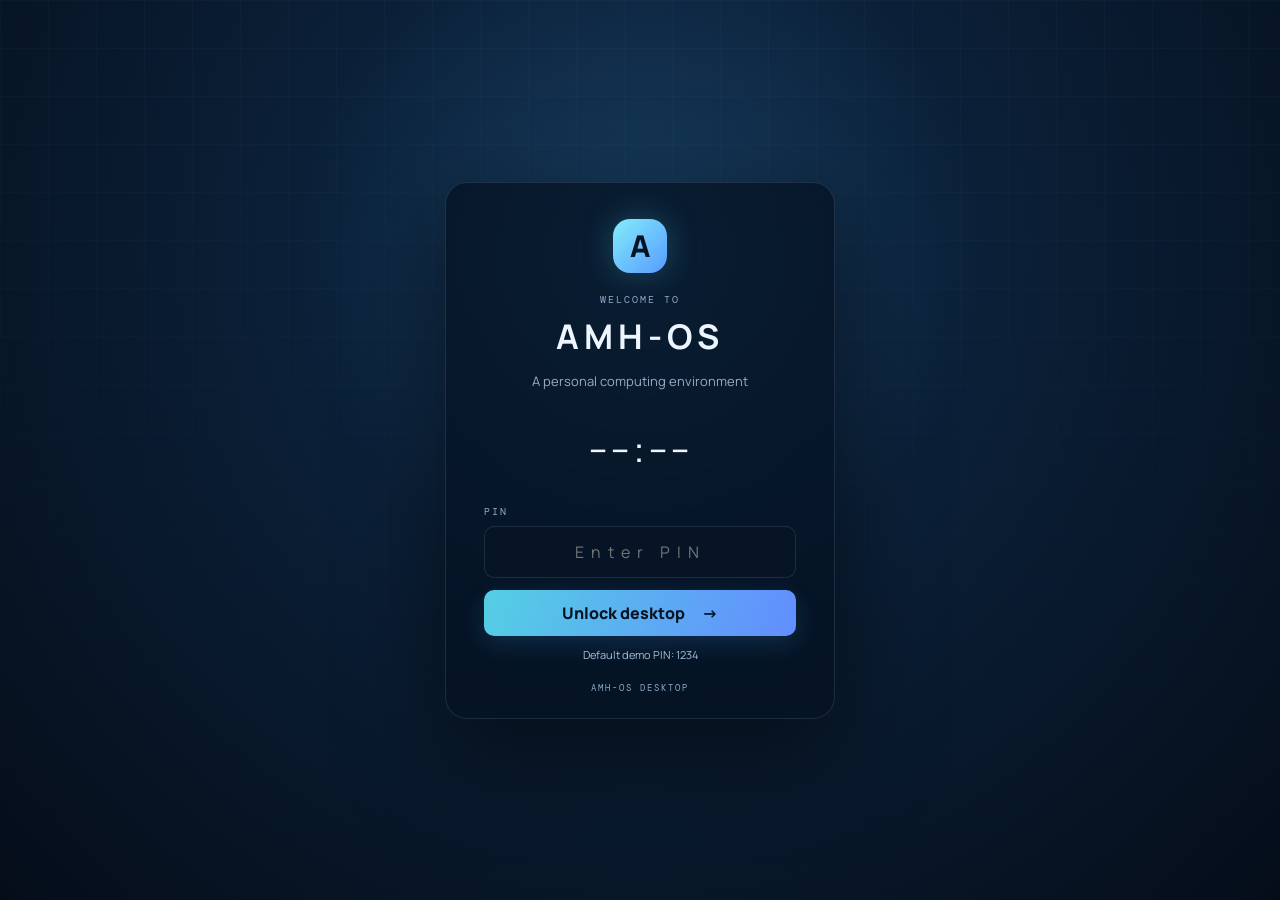
<file: desktop/index.html>
<!doctype html>
<html lang="en">
<head>
<meta charset="utf-8">
<meta name="viewport" content="width=device-width,initial-scale=1">
<meta name="theme-color" content="#081426">
<title>AMH-OS Desktop</title>
<link rel="stylesheet" href="css/desktop.css">
</head>
<body>
<div id="lockscreen" class="lockscreen">
  <div class="lock-card">
    <div class="brand-mark">A</div>
    <div class="eyebrow">WELCOME TO</div>
    <h1>AMH-OS</h1>
    <p class="muted">A personal computing environment</p>
    <div id="lock-time" class="lock-time">--:--</div>
    <label class="pin-label" id="login-label" for="pin">PIN</label>
    <input id="pin" type="password" inputmode="numeric" maxlength="64" placeholder="Enter PIN" autocomplete="off">
    <button id="unlock" class="primary wide">Unlock desktop <span>→</span></button>
    <p id="pin-error" class="error" aria-live="polite">Default demo PIN: 1234</p>
    <div class="lock-foot">AMH-OS DESKTOP</div>
  </div>
</div>
<div id="desktop" class="desktop hidden">
  <header class="topbar">
    <div class="top-brand"><span class="mini-mark">A</span> AMH-OS <span class="edition">DESKTOP</span></div>
    <div class="top-center" id="active-title">Workspace</div>
    <div class="top-right"><span id="connection-dot" class="dot"></span><span id="connection-label">USB disconnected</span><span id="clock">--:--</span></div>
  </header>
  <main class="workspace">
    <div class="wallpaper-glow"></div>
    <section class="desktop-icons">
      <button class="desktop-icon" data-app="computer"><span class="app-icon blue">▣</span><span>Computer</span></button>
      <button class="desktop-icon" data-app="files"><span class="app-icon amber">▤</span><span>File Explorer</span></button>
      <button class="desktop-icon" data-app="terminal"><span class="app-icon dark">›_</span><span>Terminal</span></button>
      <button class="desktop-icon" data-app="monitor"><span class="app-icon teal">▥</span><span>Task Manager</span></button>
      <button class="desktop-icon" data-app="settings"><span class="app-icon violet">⚙</span><span>Settings</span></button>
      <button class="desktop-icon" data-app="browser"><span class="app-icon blue">◎</span><span>Web Browser</span></button>
      <button class="desktop-icon" data-app="bluetooth"><span class="app-icon teal">ᛒ</span><span>Bluetooth</span></button>
      <button class="desktop-icon" data-app="about"><span class="app-icon teal">ⓘ</span><span>About AMH</span></button>
    </section>
    <section id="window-area" class="window-area"></section>
    <div class="hero-note"><div class="hero-kicker">YOUR DEVICE. YOUR WORKSPACE.</div><h2>Welcome to<br><span>AMH-OS.</span></h2><p>ESP32-S3 system core with a host-rendered desktop.</p><button id="connect-main" class="primary">Connect ESP32 over USB <span>↗</span></button><div class="hero-meta">MICROPYTHON CORE <i></i> USB SERIAL LINK</div></div>
  </main>
  <footer class="dock-wrap">
    <div class="dock">
      <button class="dock-app home" data-app="menu" title="Applications">A</button>
      <span class="dock-sep"></span>
      <button class="dock-app" data-app="computer" title="System">▣</button>
      <button class="dock-app" data-app="files" title="Files">▤</button>
      <button class="dock-app" data-app="terminal" title="Terminal">›_</button>
      <button class="dock-app" data-app="monitor" title="Task Manager">▥</button>
      <button class="dock-app" data-app="settings" title="Settings">⚙</button>
      <button class="dock-app" data-app="browser" title="Browser">◎</button>
    </div>
    <div class="dock-right"><span id="dock-usb" class="dock-status">● OFFLINE</span><button id="lock-again" class="lock-btn" title="Lock screen">◒</button></div>
  </footer>
  <div id="menu-panel" class="menu-panel hidden">
    <div class="menu-heading">AMH-OS <small>APPLICATIONS</small></div>
    <div class="menu-grid">
      <button data-app="computer">▣<span>Computer</span></button><button data-app="files">▤<span>Files</span></button>
      <button data-app="terminal">›_<span>Terminal</span></button><button data-app="monitor">▥<span>Task Manager</span></button>
      <button data-app="settings">⚙<span>Settings</span></button><button data-app="browser">◎<span>Browser</span></button>
      <button data-app="bluetooth">ᛒ<span>Bluetooth</span></button><button data-app="about">ⓘ<span>About</span></button>
    </div>
    <div class="menu-bottom"><span>AMH-OS 0.3.0</span><button id="menu-lock">Lock session</button></div>
  </div>
</div>
<div id="toast" class="toast"></div>
<script src="js/serial.js"></script>
<script src="js/app.js"></script>
<script src="js/host-monitor.js"></script>
</body>
</html>
</file>
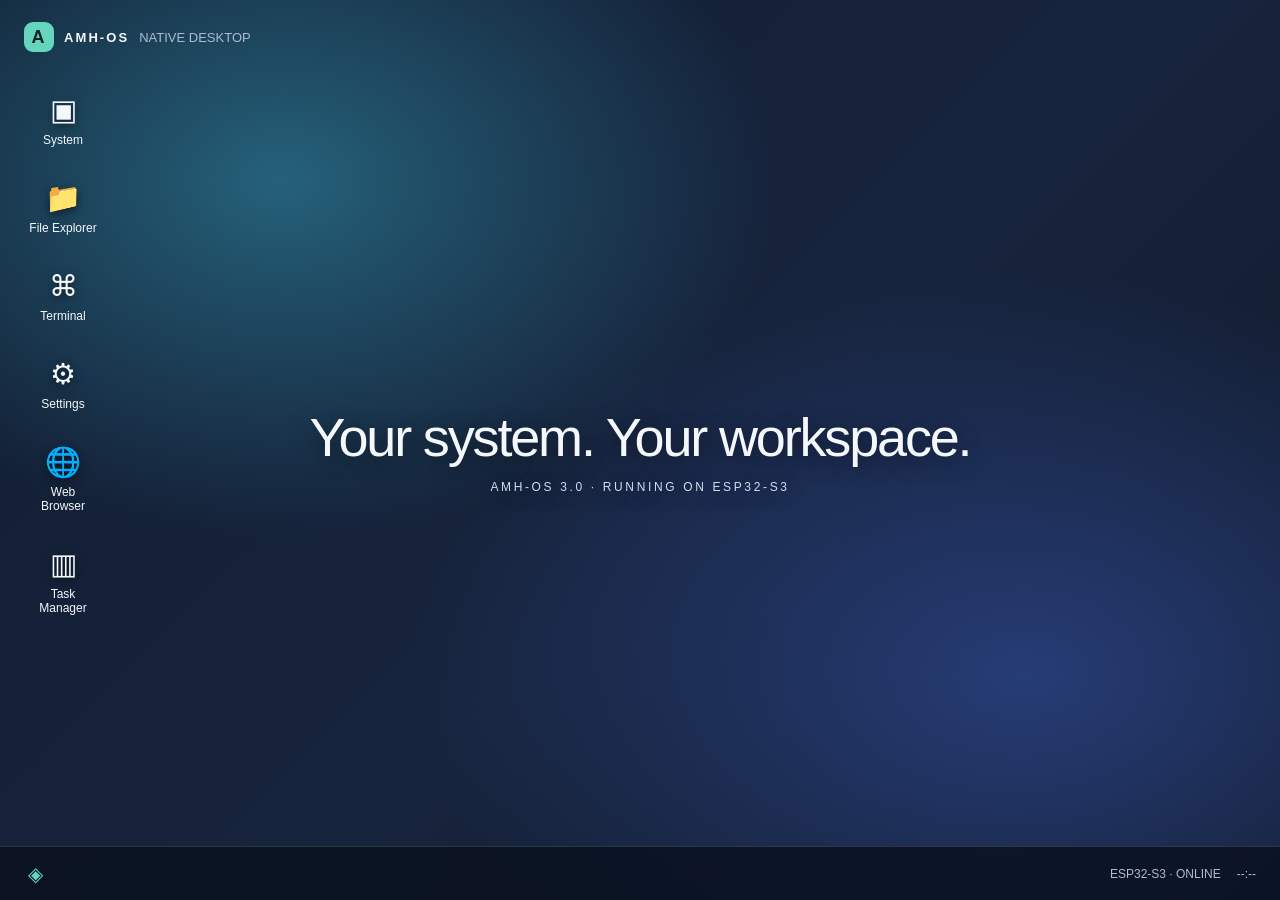
<file: native/esp-idf-v3/main/web/index.html>
<!doctype html>
<html lang="en">
<head>
<meta charset="utf-8"><meta name="viewport" content="width=device-width,initial-scale=1">
<meta name="theme-color" content="#101827"><title>AMH-OS Desktop</title>
<style>
:root{color-scheme:dark;--glass:#101a2bdc;--line:#ffffff22;--text:#f4f7fb;--muted:#aebbd0;--accent:#65d6bd}
*{box-sizing:border-box}html,body{height:100%;margin:0;overflow:hidden;font:14px "Segoe UI",Arial,sans-serif;color:var(--text)}
body{background:radial-gradient(ellipse at 22% 20%,#25617a 0,transparent 35%),radial-gradient(ellipse at 80% 75%,#263c75 0,transparent 42%),linear-gradient(135deg,#101d31,#17243d 55%,#101827)}
button,input{font:inherit}button{color:inherit;cursor:pointer}.desktop{height:100%;padding:24px 20px 66px;position:relative}
.brand{position:absolute;top:22px;left:24px;font-weight:800;letter-spacing:.16em;font-size:13px;display:flex;align-items:center;gap:10px}.mark{width:30px;height:30px;border-radius:9px;background:var(--accent);color:#08251f;display:grid;place-items:center;font-weight:900;font-size:18px}
.icons{position:absolute;top:82px;left:22px;display:grid;gap:12px}.deskicon{width:82px;border:1px solid transparent;background:transparent;border-radius:12px;padding:10px 5px;display:grid;justify-items:center;gap:6px;font-size:12px}.deskicon:hover{background:#ffffff18;border-color:#ffffff25}.glyph{font-size:29px;filter:drop-shadow(0 3px 5px #0008)}
.center{position:absolute;inset:0;display:grid;place-items:center;pointer-events:none;text-align:center}.welcome{font-size:clamp(28px,5vw,54px);font-weight:300;letter-spacing:-.04em;text-shadow:0 5px 25px #0007}.welcome small{display:block;font-size:12px;letter-spacing:.22em;color:#d0deeb;margin-top:12px}
.taskbar{position:absolute;bottom:0;left:0;right:0;height:54px;background:#09111dcc;border-top:1px solid #ffffff24;backdrop-filter:blur(22px);display:flex;align-items:center;padding:0 14px;gap:8px;z-index:1000}
.startbtn,.taskbtn{height:40px;border:1px solid transparent;background:transparent;border-radius:10px;padding:0 13px}.startbtn{font-size:20px;color:var(--accent)}.startbtn:hover,.taskbtn:hover{background:#ffffff17}.taskapps{display:flex;gap:5px;flex:1}.tray{color:var(--muted);font-size:12px;display:flex;gap:16px;align-items:center;padding:0 10px}
.startmenu{position:absolute;bottom:62px;left:14px;width:min(360px,calc(100vw - 28px));padding:18px;background:#101a2bf2;border:1px solid var(--line);border-radius:18px;box-shadow:0 20px 70px #0009;backdrop-filter:blur(25px);z-index:1100}.hidden{display:none!important}.starthead{font-weight:700;margin-bottom:12px}.appgrid{display:grid;grid-template-columns:1fr 1fr;gap:8px}.appentry{border:1px solid #ffffff16;background:#ffffff09;border-radius:11px;padding:12px;text-align:left}.appentry:hover{background:#ffffff1a}.appentry b{display:block;font-size:22px;margin-bottom:5px}.startfoot{display:flex;justify-content:space-between;margin-top:15px;color:var(--muted);font-size:11px}
.window{position:absolute;left:50%;top:48%;transform:translate(-50%,-50%);width:min(760px,calc(100vw - 28px));height:min(510px,calc(100vh - 100px));background:#101a2bf5;border:1px solid #ffffff30;border-radius:14px;box-shadow:0 24px 90px #0009;overflow:hidden;z-index:20;display:flex;flex-direction:column}.titlebar{height:44px;flex:none;background:#ffffff0b;border-bottom:1px solid #ffffff17;display:flex;align-items:center;justify-content:space-between;padding:0 12px;cursor:move;user-select:none}.windowtitle{font-weight:650}.wincontrols{display:flex;gap:6px}.wincontrols button{width:28px;height:27px;border:0;border-radius:7px;background:#ffffff12}.wincontrols button:last-child:hover{background:#d84b60}.winbody{padding:18px;overflow:auto;flex:1}.window.minimized{display:none}.window.maximized{inset:8px 8px 62px;width:auto;height:auto;transform:none}
.statgrid{display:grid;grid-template-columns:repeat(3,1fr);gap:10px}.stat{background:#ffffff0b;border:1px solid #ffffff14;border-radius:12px;padding:14px}.stat small{color:var(--muted);letter-spacing:.12em}.stat strong{display:block;font-size:23px;margin-top:7px}.info{margin-top:14px;padding:15px;background:#ffffff08;border-radius:12px;color:var(--muted);line-height:1.8}
.term{background:#050b12;border:1px solid #ffffff1b;border-radius:10px;padding:14px;height:100%;font:13px/1.7 Consolas,monospace;display:flex;flex-direction:column}.termout{overflow:auto;flex:1;white-space:pre-wrap;color:#c9e8db}.termrow{display:flex;gap:8px}.termrow span{color:var(--accent)}.termrow input{flex:1;min-width:0;background:transparent;color:#fff;border:0;outline:0;font:inherit}
.settingrow{display:flex;justify-content:space-between;align-items:center;padding:13px 0;border-bottom:1px solid #ffffff17;gap:12px}.settingrow input{width:min(250px,55%);padding:9px;background:#08111f;border:1px solid #ffffff30;border-radius:8px;color:white}.action{border:1px solid #ffffff25;background:#ffffff12;padding:9px 13px;border-radius:8px}.action:hover{background:#ffffff22}.muted{color:var(--muted)}.notice{font-size:12px;color:#f4c77a;margin-top:12px;line-height:1.5}
@media(max-width:600px){.icons{grid-template-columns:repeat(2,1fr);top:75px}.deskicon{width:72px}.center{align-items:end;padding-bottom:110px}.statgrid{grid-template-columns:1fr}.tray .net{display:none}}
</style>
</head>
<body>
<div class="desktop" id="desktop">
 <div class="brand"><span class="mark">A</span> AMH-OS <span class="muted" style="font-weight:400;letter-spacing:0">NATIVE DESKTOP</span></div>
 <div class="icons">
  <button class="deskicon" data-app="system"><span class="glyph">▣</span>System</button>
  <button class="deskicon" data-app="files"><span class="glyph">📁</span>File Explorer</button>
  <button class="deskicon" data-app="terminal"><span class="glyph">⌘</span>Terminal</button>
  <button class="deskicon" data-app="settings"><span class="glyph">⚙</span>Settings</button>
  <button class="deskicon" data-app="browser"><span class="glyph">🌐</span>Web Browser</button>
  <button class="deskicon" data-app="taskmgr"><span class="glyph">▥</span>Task Manager</button>
 </div>
 <div class="center"><div class="welcome">Your system. Your workspace.<small>AMH-OS 3.0 · RUNNING ON ESP32-S3</small></div></div>
 <div id="windows"></div>
 <div class="startmenu hidden" id="startmenu"><div class="starthead">AMH-OS Applications</div><div class="appgrid">
  <button class="appentry" data-app="system"><b>▣</b>System</button><button class="appentry" data-app="files"><b>📁</b>File Explorer</button>
  <button class="appentry" data-app="terminal"><b>⌘</b>Terminal</button><button class="appentry" data-app="settings"><b>⚙</b>Settings</button>
  <button class="appentry" data-app="browser"><b>🌐</b>Web Browser</button><button class="appentry" data-app="taskmgr"><b>▥</b>Task Manager</button>
 </div><div class="startfoot"><span id="companionState">Laptop companion: not connected</span><span>AMH-OS 3.0.0</span></div></div>
 <div class="taskbar"><button class="startbtn" id="startBtn" title="Start">◈</button><div class="taskapps" id="taskapps"></div><div class="tray"><span class="net">ESP32-S3 · ONLINE</span><span id="clock">--:--</span></div></div>
</div>
<script>
const $=s=>document.querySelector(s), windows=$('#windows'), openApps=new Map();
let companionToken=localStorage.getItem('amh_companion_token')||'';
const companion='http://127.0.0.1:8765';
function esc(s){return String(s).replace(/[&<>"']/g,c=>({'&':'&amp;','<':'&lt;','>':'&gt;','"':'&quot;',"'":'&#39;'}[c]))}
function template(app){
 const names={system:'System Monitor',files:'File Explorer',terminal:'AMH-OS Terminal',settings:'Settings'};
 const body={
 system:'<div class="statgrid"><div class="stat"><small>FREE HEAP</small><strong id="heap">--</strong><span class="muted">bytes</span></div><div class="stat"><small>CPU CORES</small><strong id="cores">2</strong><span class="muted">ESP32-S3</span></div><div class="stat"><small>UPTIME</small><strong id="uptime">--</strong><span class="muted">seconds</span></div></div><div class="info">Operating system: AMH-OS Native<br>Firmware: 3.0.0<br>Kernel: Running<br>Host: ESP32-S3<br>Flash: <span id="flashInfo">--</span><br>PSRAM: <span id="psramInfo">--</span><br>Storage: <span id="storageInfo">--</span><br>Safe mode: <span id="safeModeInfo">--</span><br>Web interface: served by device firmware</div>',
 files:'<h2>Device File Explorer</h2><div class="settingrow"><span id="devicePath">/</span><button class="action" id="filesUp">Up</button><button class="action" id="filesRefresh">Refresh</button></div><div class="settingrow"><button class="action" id="newDeviceFile">New file</button><button class="action" id="newDeviceFolder">New folder</button><button class="action" id="formatDeviceStorage">Format storage</button><button class="action" onclick="laptopAction(\'explorer\')">Open PC Explorer</button></div><div id="deviceFiles" class="info">Loading device storage...</div><p id="deviceFileStatus" class="notice">Files are stored on the ESP32-S3 storage partition.</p>',
 terminal:'<div class="term"><div class="termout" id="termout">AMH-OS Terminal 3.0.0\nNative command interpreter · ESP32-S3\nType help to see available commands.\n\n</div><form class="termrow" id="termform"><span>amh&gt;</span><input id="terminput" autocomplete="off" spellcheck="false" autofocus></form></div>',
 settings:'<h2>Desktop Settings</h2><div class="settingrow"><span>Companion connection token</span><input id="tokenInput" type="password" placeholder="Paste token from laptop companion"></div><div class="settingrow"><span>Companion status</span><span id="compStatus" class="muted">Not connected</span></div><div class="settingrow"><span>Test connection</span><button class="action" onclick="testCompanion()">Connect</button></div><div class="settingrow"><span>Desktop session</span><button class="action" onclick="lockInfo()">Lock screen (coming next)</button></div><p class="notice">The companion token is stored in this browser profile. Use it only on your trusted laptop and private network. PIN-based desktop login is planned for a later milestone.</p>'
 }[app]||'<p>Application unavailable.</p>';
 return {name:names[app],body};
}
function launch(app){
 $('#startmenu').classList.add('hidden');
 if(['browser','taskmgr'].includes(app)){laptopAction(app);return}
 if(openApps.has(app)){const w=openApps.get(app);w.classList.remove('minimized');return}
 const t=template(app),w=document.createElement('section');w.className='window';w.dataset.app=app;
 w.innerHTML='<div class="titlebar"><span class="windowtitle">'+t.name+'</span><div class="wincontrols"><button data-min>—</button><button data-max>□</button><button data-close>×</button></div></div><div class="winbody">'+t.body+'</div>';
 windows.append(w);openApps.set(app,w);
 w.querySelector('[data-close]').onclick=()=>{w.remove();openApps.delete(app)};
 w.querySelector('[data-min]').onclick=()=>w.classList.add('minimized');
 w.querySelector('[data-max]').onclick=()=>w.classList.toggle('maximized');
 const bar=document.createElement('button');bar.className='taskbtn';bar.textContent=t.name;bar.onclick=()=>w.classList.toggle('minimized');bar.dataset.task=app;$('#taskapps').append(bar);
 w.addEventListener('DOMNodeRemoved',()=>{const b=document.querySelector('[data-task="'+app+'"]');if(b)b.remove()});
 drag(w);
 if(app==='files')setupDeviceExplorer(w);
 if(app==='terminal'){w.querySelector('#termform').onsubmit=async e=>{e.preventDefault();const input=w.querySelector('#terminput'),out=w.querySelector('#termout'),cmd=input.value.trim();input.value='';out.textContent+='amh> '+cmd+'\n';const result=await runCommand(cmd);if(result)out.textContent+=result+'\n';out.scrollTop=out.scrollHeight;};w.querySelector('#terminput').focus()}
 if(app==='settings'){w.querySelector('#tokenInput').value=companionToken}
 if(app==='system')updateStatus();
}
function setupDeviceExplorer(w){
 let current='/';
 const list=w.querySelector('#deviceFiles'), status=w.querySelector('#deviceFileStatus');
 async function refresh(){
  w.querySelector('#devicePath').textContent=current;
  list.textContent='Loading...';
  try{
   const response=await fetch('/api/files?path='+encodeURIComponent(current),{cache:'no-store'});
   const data=await response.json();
   if(!response.ok)throw Error(data.hint||data.error||'Storage request failed');
   list.replaceChildren();
   if(!data.items.length){list.textContent='This folder is empty.';return}
   for(const item of data.items){
    const row=document.createElement('div');row.style.cssText='display:flex;align-items:center;justify-content:space-between;gap:8px;padding:7px 0;border-bottom:1px solid #ffffff18';
    const name=document.createElement('button');name.className='action';name.textContent=(item.directory?'📁 ':'📄 ')+item.name;
    name.style.cssText='flex:1;text-align:left;overflow-wrap:anywhere';
    if(item.directory)name.onclick=()=>{current=(current==='/'?'':current)+'/'+item.name;refresh()};
    else name.onclick=()=>openDeviceFile(current+'/'+item.name);
    const meta=document.createElement('small');meta.className='muted';meta.textContent=item.directory?'Folder':item.size+' bytes';
    const del=document.createElement('button');del.className='action';del.textContent='Delete';
    del.onclick=()=>deleteDeviceFile(current+'/'+item.name,refresh);
    row.append(name,meta,del);list.append(row);
   }
  }catch(error){list.textContent='Storage unavailable: '+error.message;status.textContent='Check the storage partition and filesystem provisioning.'}
 }
 w.querySelector('#filesRefresh').onclick=refresh;
 w.querySelector('#filesUp').onclick=()=>{if(current!=='/'){current=current.slice(0,current.lastIndexOf('/'))||'/';refresh()}};
 w.querySelector('#newDeviceFile').onclick=async()=>{const name=prompt('File name');if(!name)return;const content=prompt('Text content','');if(content===null)return;await saveDeviceFile((current==='/'?'':current)+'/'+name,content,refresh,status)};
 w.querySelector('#newDeviceFolder').onclick=async()=>{const name=prompt('Folder name');if(!name)return;try{const r=await fetch('/api/mkdir',{method:'POST',headers:{'Content-Type':'application/json'},body:JSON.stringify({path:(current==='/'?'':current)+'/'+name})});if(!r.ok)throw Error('Could not create folder');status.textContent='Folder created';refresh()}catch(e){status.textContent=e.message}};
 w.querySelector('#formatDeviceStorage').onclick=async()=>{const phrase=prompt('This erases ONLY the AMH-OS storage partition. Type FORMAT AMH-OS STORAGE to continue.');if(phrase!=='FORMAT AMH-OS STORAGE')return;try{const r=await fetch('/api/storage/format',{method:'POST',headers:{'Content-Type':'application/json'},body:JSON.stringify({confirm:phrase})});if(!r.ok)throw Error('Storage format failed');status.textContent='Storage formatted and mounted';current='/';refresh()}catch(e){status.textContent=e.message}};
 refresh();
}
async function saveDeviceFile(path,content,refresh,status){
 try{const r=await fetch('/api/file',{method:'PUT',headers:{'Content-Type':'application/json'},body:JSON.stringify({path,content})});if(!r.ok)throw Error('Save failed');status.textContent='File saved';refresh()}catch(e){status.textContent=e.message}
}
async function openDeviceFile(path){
 try{const r=await fetch('/api/file?path='+encodeURIComponent(path));if(!r.ok)throw Error('Could not open file');const text=await r.text();const edited=prompt('Edit file: '+path,text);if(edited!==null)saveDeviceFile(path,edited,()=>{},document.querySelector('#deviceFileStatus'))}catch(e){alert(e.message)}
}
async function deleteDeviceFile(path,refresh){
 if(!confirm('Delete '+path+'?'))return;
 try{const r=await fetch('/api/file?path='+encodeURIComponent(path),{method:'DELETE'});if(!r.ok)throw Error('Delete failed');refresh()}catch(e){alert(e.message)}
}
function drag(w){const h=w.querySelector('.titlebar');let x=0,y=0,active=false;h.addEventListener('pointerdown',e=>{if(e.target.closest('button')||w.classList.contains('maximized'))return;active=true;x=e.clientX-w.offsetLeft;y=e.clientY-w.offsetTop;h.setPointerCapture(e.pointerId)});h.addEventListener('pointermove',e=>{if(!active)return;w.style.left=(e.clientX-x+w.offsetWidth/2)+'px';w.style.top=(e.clientY-y+w.offsetHeight/2)+'px';w.style.transform='none'});h.addEventListener('pointerup',()=>active=false)}
async function laptopAction(action){
 if(!companionToken){alert('Open Settings and enter the companion token printed when you start amh_companion.py on your laptop.');return}
 try{const r=await fetch(companion+'/api/launch/'+action,{method:'POST',headers:{'Authorization':'Bearer '+companionToken,'Content-Type':'application/json'}});const d=await r.json();if(!r.ok)throw Error(d.error||'Request failed');$('#companionState').textContent='Laptop companion: connected';}
 catch(e){alert('Laptop companion unavailable: '+e.message+'\nStart amh_companion.py on your laptop, then connect it in Settings.')}
}
async function testCompanion(){companionToken=$('#tokenInput').value.trim();localStorage.setItem('amh_companion_token',companionToken);try{const r=await fetch(companion+'/api/health',{headers:{'Authorization':'Bearer '+companionToken}});if(!r.ok)throw Error('Authentication failed');$('#compStatus').textContent='Connected';$('#companionState').textContent='Laptop companion: connected'}catch(e){$('#compStatus').textContent='Not connected';alert('Could not connect. Check that the companion is running and the token is correct.')}}
function lockInfo(){alert('PIN-protected login is planned for the security milestone. It is not enabled in this prototype.')}
async function runCommand(c){
 const raw=c.trim();if(!raw)return '';
 const p=raw.split(/\s+/),cmd=(p[0]||'').toLowerCase();
 const path=p[1]||'/';
 if(cmd==='help')return 'help | version | status | uptime | apps | clear | ls [path] | cat [path] | mkdir [path] | rm [path] | write [path] [text]\nCommands are allowlisted AMH-OS operations. No arbitrary shell is exposed.';
 if(cmd==='version')return 'AMH-OS Native 3.0.0 · ESP32-S3';
 if(cmd==='status'){try{const d=await(await fetch('/api/status',{cache:'no-store'})).json();return 'Kernel: '+(d.kernel?'running':'unknown')+'\nChip: '+d.chip+'\nCores: '+d.cores+'\nFree heap: '+d.free_heap+'\nFlash: '+d.flash_bytes+'\nPSRAM: '+d.psram_bytes+'\nStorage: '+(d.storage_ready?'mounted':'unavailable')+'\nSafe mode: '+d.safe_mode}catch(e){return 'Status request failed: '+e.message}}
 if(cmd==='uptime'){try{const d=await(await fetch('/api/status',{cache:'no-store'})).json();return 'Uptime: '+Math.floor(d.uptime_ms/1000)+' seconds'}catch(e){return 'Status request failed'}}
 if(cmd==='apps')return 'System Monitor, Device File Explorer, AMH-OS Terminal, Settings, PC Browser, PC Task Manager';
 if(cmd==='clear'){$('#termout').textContent='';return ''}
 if(cmd==='ls'||cmd==='dir'){try{const d=await(await fetch('/api/files?path='+encodeURIComponent(path))).json();if(!d.items)throw Error(d.hint||d.error||'Storage unavailable');return d.items.map(x=>(x.directory?'[DIR] ':'[FILE] ')+x.name+(x.directory?'':' ('+x.size+' bytes)')).join('\n')||'Directory is empty'}catch(e){return 'ls: '+e.message}}
 if(cmd==='cat'){try{const r=await fetch('/api/file?path='+encodeURIComponent(path));if(!r.ok)throw Error('File unavailable');return await r.text()}catch(e){return 'cat: '+e.message}}
 if(cmd==='mkdir'){try{const r=await fetch('/api/mkdir',{method:'POST',headers:{'Content-Type':'application/json'},body:JSON.stringify({path})});if(!r.ok)throw Error('Could not create folder');return 'Directory created: '+path}catch(e){return 'mkdir: '+e.message}}
 if(cmd==='rm'){if(!p[1])return 'Usage: rm /path';try{const r=await fetch('/api/file?path='+encodeURIComponent(path),{method:'DELETE'});if(!r.ok)throw Error('Delete failed');return 'Deleted: '+path}catch(e){return 'rm: '+e.message}}
 if(cmd==='write'){const rest=raw.slice(p[0].length).trim();const split=rest.indexOf(' ');if(split<1)return 'Usage: write /path text';const target=rest.slice(0,split),content=rest.slice(split+1);try{const r=await fetch('/api/file',{method:'PUT',headers:{'Content-Type':'application/json'},body:JSON.stringify({path:target,content})});if(!r.ok)throw Error('Write failed');return 'Saved: '+target}catch(e){return 'write: '+e.message}}
 return 'Unknown command: '+cmd+'\nType help.';
}
async function updateStatus(){try{const d=await(await fetch('/api/status',{cache:'no-store'})).json();const w=openApps.get('system');if(w){w.querySelector('#heap').textContent=(d.free_heap||0).toLocaleString();w.querySelector('#cores').textContent=d.cores;w.querySelector('#uptime').textContent=Math.floor(d.uptime_ms/1000);w.querySelector('#flashInfo').textContent=(d.flash_bytes/1048576).toFixed(1)+' MB';w.querySelector('#psramInfo').textContent=(d.psram_bytes/1048576).toFixed(1)+' MB';w.querySelector('#storageInfo').textContent=d.storage_ready?'Mounted':'Unavailable';w.querySelector('#safeModeInfo').textContent=d.safe_mode?'Active':'No'}}catch(e){}}
document.addEventListener('click',e=>{const b=e.target.closest('[data-app]');if(b)launch(b.dataset.app)});
$('#startBtn').onclick=()=>$('#startmenu').classList.toggle('hidden');
document.addEventListener('click',e=>{if(!e.target.closest('#startmenu')&&!e.target.closest('#startBtn'))$('#startmenu').classList.add('hidden')});
setInterval(()=>{$('#clock').textContent=new Date().toLocaleTimeString([], {hour:'2-digit',minute:'2-digit'})},1000);
setInterval(updateStatus,3000);
</script>
</body></html>
</file>
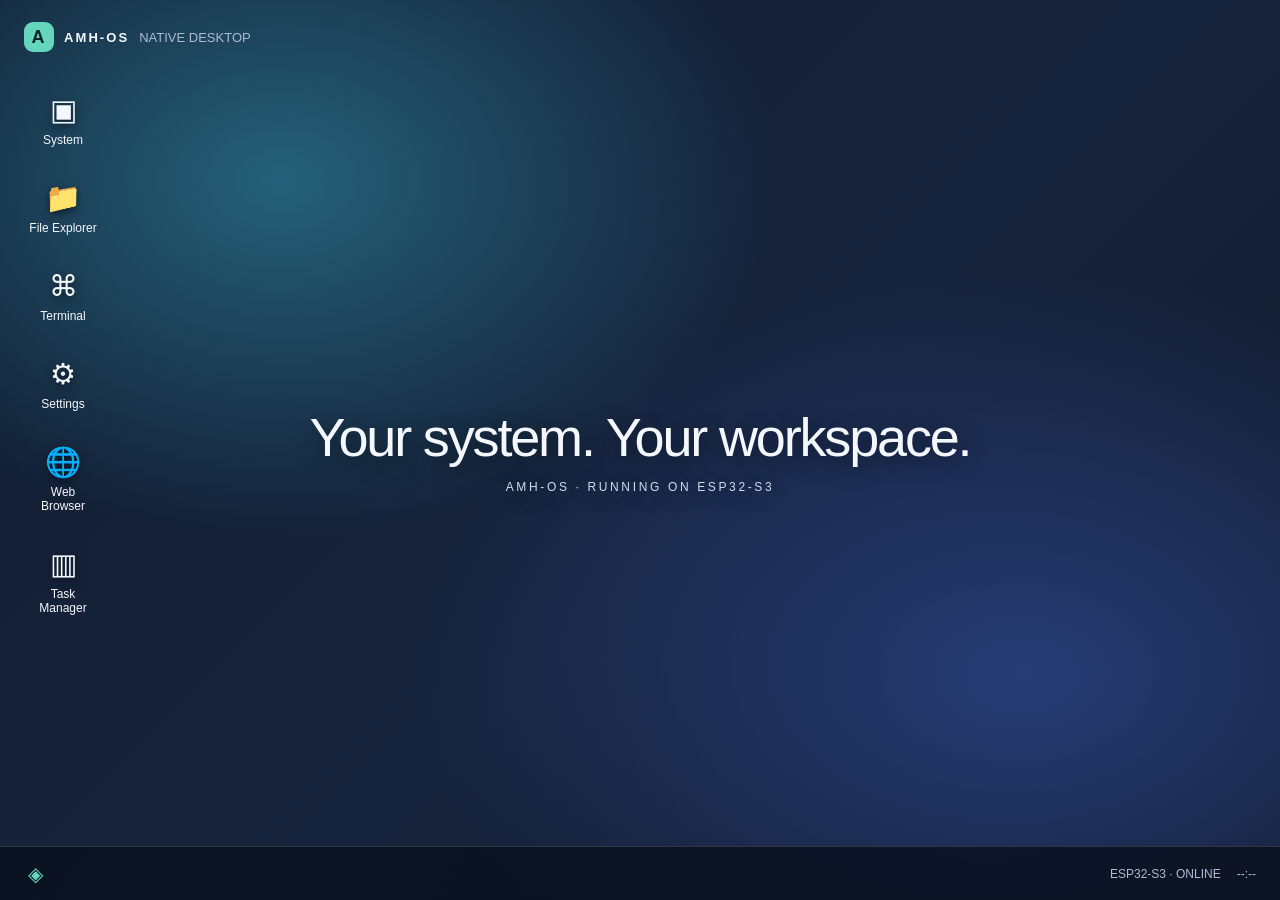
<file: native/esp-idf/main/web/index.html>
<!doctype html>
<html lang="en">
<head>
<meta charset="utf-8"><meta name="viewport" content="width=device-width,initial-scale=1">
<meta name="theme-color" content="#101827"><title>AMH-OS Desktop</title>
<style>
:root{color-scheme:dark;--glass:#101a2bdc;--line:#ffffff22;--text:#f4f7fb;--muted:#aebbd0;--accent:#65d6bd}
*{box-sizing:border-box}html,body{height:100%;margin:0;overflow:hidden;font:14px "Segoe UI",Arial,sans-serif;color:var(--text)}
body{background:radial-gradient(ellipse at 22% 20%,#25617a 0,transparent 35%),radial-gradient(ellipse at 80% 75%,#263c75 0,transparent 42%),linear-gradient(135deg,#101d31,#17243d 55%,#101827)}
button,input{font:inherit}button{color:inherit;cursor:pointer}.desktop{height:100%;padding:24px 20px 66px;position:relative}
.brand{position:absolute;top:22px;left:24px;font-weight:800;letter-spacing:.16em;font-size:13px;display:flex;align-items:center;gap:10px}.mark{width:30px;height:30px;border-radius:9px;background:var(--accent);color:#08251f;display:grid;place-items:center;font-weight:900;font-size:18px}
.icons{position:absolute;top:82px;left:22px;display:grid;gap:12px}.deskicon{width:82px;border:1px solid transparent;background:transparent;border-radius:12px;padding:10px 5px;display:grid;justify-items:center;gap:6px;font-size:12px}.deskicon:hover{background:#ffffff18;border-color:#ffffff25}.glyph{font-size:29px;filter:drop-shadow(0 3px 5px #0008)}
.center{position:absolute;inset:0;display:grid;place-items:center;pointer-events:none;text-align:center}.welcome{font-size:clamp(28px,5vw,54px);font-weight:300;letter-spacing:-.04em;text-shadow:0 5px 25px #0007}.welcome small{display:block;font-size:12px;letter-spacing:.22em;color:#d0deeb;margin-top:12px}
.taskbar{position:absolute;bottom:0;left:0;right:0;height:54px;background:#09111dcc;border-top:1px solid #ffffff24;backdrop-filter:blur(22px);display:flex;align-items:center;padding:0 14px;gap:8px;z-index:1000}
.startbtn,.taskbtn{height:40px;border:1px solid transparent;background:transparent;border-radius:10px;padding:0 13px}.startbtn{font-size:20px;color:var(--accent)}.startbtn:hover,.taskbtn:hover{background:#ffffff17}.taskapps{display:flex;gap:5px;flex:1}.tray{color:var(--muted);font-size:12px;display:flex;gap:16px;align-items:center;padding:0 10px}
.startmenu{position:absolute;bottom:62px;left:14px;width:min(360px,calc(100vw - 28px));padding:18px;background:#101a2bf2;border:1px solid var(--line);border-radius:18px;box-shadow:0 20px 70px #0009;backdrop-filter:blur(25px);z-index:1100}.hidden{display:none!important}.starthead{font-weight:700;margin-bottom:12px}.appgrid{display:grid;grid-template-columns:1fr 1fr;gap:8px}.appentry{border:1px solid #ffffff16;background:#ffffff09;border-radius:11px;padding:12px;text-align:left}.appentry:hover{background:#ffffff1a}.appentry b{display:block;font-size:22px;margin-bottom:5px}.startfoot{display:flex;justify-content:space-between;margin-top:15px;color:var(--muted);font-size:11px}
.window{position:absolute;left:50%;top:48%;transform:translate(-50%,-50%);width:min(760px,calc(100vw - 28px));height:min(510px,calc(100vh - 100px));background:#101a2bf5;border:1px solid #ffffff30;border-radius:14px;box-shadow:0 24px 90px #0009;overflow:hidden;z-index:20;display:flex;flex-direction:column}.titlebar{height:44px;flex:none;background:#ffffff0b;border-bottom:1px solid #ffffff17;display:flex;align-items:center;justify-content:space-between;padding:0 12px;cursor:move;user-select:none}.windowtitle{font-weight:650}.wincontrols{display:flex;gap:6px}.wincontrols button{width:28px;height:27px;border:0;border-radius:7px;background:#ffffff12}.wincontrols button:last-child:hover{background:#d84b60}.winbody{padding:18px;overflow:auto;flex:1}.window.minimized{display:none}.window.maximized{inset:8px 8px 62px;width:auto;height:auto;transform:none}
.statgrid{display:grid;grid-template-columns:repeat(3,1fr);gap:10px}.stat{background:#ffffff0b;border:1px solid #ffffff14;border-radius:12px;padding:14px}.stat small{color:var(--muted);letter-spacing:.12em}.stat strong{display:block;font-size:23px;margin-top:7px}.info{margin-top:14px;padding:15px;background:#ffffff08;border-radius:12px;color:var(--muted);line-height:1.8}
.term{background:#050b12;border:1px solid #ffffff1b;border-radius:10px;padding:14px;height:100%;font:13px/1.7 Consolas,monospace;display:flex;flex-direction:column}.termout{overflow:auto;flex:1;white-space:pre-wrap;color:#c9e8db}.termrow{display:flex;gap:8px}.termrow span{color:var(--accent)}.termrow input{flex:1;min-width:0;background:transparent;color:#fff;border:0;outline:0;font:inherit}
.settingrow{display:flex;justify-content:space-between;align-items:center;padding:13px 0;border-bottom:1px solid #ffffff17;gap:12px}.settingrow input{width:min(250px,55%);padding:9px;background:#08111f;border:1px solid #ffffff30;border-radius:8px;color:white}.action{border:1px solid #ffffff25;background:#ffffff12;padding:9px 13px;border-radius:8px}.action:hover{background:#ffffff22}.muted{color:var(--muted)}.notice{font-size:12px;color:#f4c77a;margin-top:12px;line-height:1.5}
@media(max-width:600px){.icons{grid-template-columns:repeat(2,1fr);top:75px}.deskicon{width:72px}.center{align-items:end;padding-bottom:110px}.statgrid{grid-template-columns:1fr}.tray .net{display:none}}
</style>
</head>
<body>
<div class="desktop" id="desktop">
 <div class="brand"><span class="mark">A</span> AMH-OS <span class="muted" style="font-weight:400;letter-spacing:0">NATIVE DESKTOP</span></div>
 <div class="icons">
  <button class="deskicon" data-app="system"><span class="glyph">▣</span>System</button>
  <button class="deskicon" data-app="files"><span class="glyph">📁</span>File Explorer</button>
  <button class="deskicon" data-app="terminal"><span class="glyph">⌘</span>Terminal</button>
  <button class="deskicon" data-app="settings"><span class="glyph">⚙</span>Settings</button>
  <button class="deskicon" data-app="browser"><span class="glyph">🌐</span>Web Browser</button>
  <button class="deskicon" data-app="taskmgr"><span class="glyph">▥</span>Task Manager</button>
 </div>
 <div class="center"><div class="welcome">Your system. Your workspace.<small>AMH-OS · RUNNING ON ESP32-S3</small></div></div>
 <div id="windows"></div>
 <div class="startmenu hidden" id="startmenu"><div class="starthead">AMH-OS Applications</div><div class="appgrid">
  <button class="appentry" data-app="system"><b>▣</b>System</button><button class="appentry" data-app="files"><b>📁</b>File Explorer</button>
  <button class="appentry" data-app="terminal"><b>⌘</b>Terminal</button><button class="appentry" data-app="settings"><b>⚙</b>Settings</button>
  <button class="appentry" data-app="browser"><b>🌐</b>Web Browser</button><button class="appentry" data-app="taskmgr"><b>▥</b>Task Manager</button>
 </div><div class="startfoot"><span id="companionState">Laptop companion: not connected</span><span>AMH-OS 0.1.0</span></div></div>
 <div class="taskbar"><button class="startbtn" id="startBtn" title="Start">◈</button><div class="taskapps" id="taskapps"></div><div class="tray"><span class="net">ESP32-S3 · ONLINE</span><span id="clock">--:--</span></div></div>
</div>
<script>
const $=s=>document.querySelector(s), windows=$('#windows'), openApps=new Map();
let companionToken=localStorage.getItem('amh_companion_token')||'';
const companion='http://127.0.0.1:8765';
function esc(s){return String(s).replace(/[&<>"']/g,c=>({'&':'&amp;','<':'&lt;','>':'&gt;','"':'&quot;',"'":'&#39;'}[c]))}
function template(app){
 const names={system:'System Monitor',files:'File Explorer',terminal:'AMH-OS Terminal',settings:'Settings'};
 const body={
 system:'<div class="statgrid"><div class="stat"><small>FREE HEAP</small><strong id="heap">--</strong><span class="muted">bytes</span></div><div class="stat"><small>CPU CORES</small><strong id="cores">2</strong><span class="muted">ESP32-S3</span></div><div class="stat"><small>UPTIME</small><strong id="uptime">--</strong><span class="muted">seconds</span></div></div><div class="info">Operating system: AMH-OS Native<br>Firmware: 0.1.0<br>Kernel: Running<br>Host: ESP32-S3<br>Web interface: served by device firmware</div>',
 files:'<h2>PC File Explorer</h2><p class="muted">This opens the File Explorer on your laptop through the companion application.</p><button class="action" onclick="laptopAction(\'explorer\')">Open Windows File Explorer</button><p id="filesResult" class="notice">The ESP32 does not directly browse your laptop disk. The companion performs this approved action.</p>',
 terminal:'<div class="term"><div class="termout" id="termout">AMH-OS Terminal 0.1.0\nNative command interpreter · ESP32-S3\nType help to see available commands.\n\n</div><form class="termrow" id="termform"><span>amh&gt;</span><input id="terminput" autocomplete="off" spellcheck="false" autofocus></form></div>',
 settings:'<h2>Desktop Settings</h2><div class="settingrow"><span>Companion connection token</span><input id="tokenInput" type="password" placeholder="Paste token from laptop companion"></div><div class="settingrow"><span>Companion status</span><span id="compStatus" class="muted">Not connected</span></div><div class="settingrow"><span>Test connection</span><button class="action" onclick="testCompanion()">Connect</button></div><div class="settingrow"><span>Desktop session</span><button class="action" onclick="lockInfo()">Lock screen (coming next)</button></div><p class="notice">The companion token is stored in this browser profile. Use it only on your trusted laptop and private network. PIN-based desktop login is planned for a later milestone.</p>'
 }[app]||'<p>Application unavailable.</p>';
 return {name:names[app],body};
}
function launch(app){
 $('#startmenu').classList.add('hidden');
 if(['browser','taskmgr'].includes(app)){laptopAction(app);return}
 if(app==='files'){laptopAction('explorer');return}
 if(openApps.has(app)){const w=openApps.get(app);w.classList.remove('minimized');return}
 const t=template(app),w=document.createElement('section');w.className='window';w.dataset.app=app;
 w.innerHTML='<div class="titlebar"><span class="windowtitle">'+t.name+'</span><div class="wincontrols"><button data-min>—</button><button data-max>□</button><button data-close>×</button></div></div><div class="winbody">'+t.body+'</div>';
 windows.append(w);openApps.set(app,w);
 w.querySelector('[data-close]').onclick=()=>{w.remove();openApps.delete(app)};
 w.querySelector('[data-min]').onclick=()=>w.classList.add('minimized');
 w.querySelector('[data-max]').onclick=()=>w.classList.toggle('maximized');
 const bar=document.createElement('button');bar.className='taskbtn';bar.textContent=t.name;bar.onclick=()=>w.classList.toggle('minimized');bar.dataset.task=app;$('#taskapps').append(bar);
 w.addEventListener('DOMNodeRemoved',()=>{const b=document.querySelector('[data-task="'+app+'"]');if(b)b.remove()});
 drag(w);
 if(app==='terminal'){w.querySelector('#termform').onsubmit=e=>{e.preventDefault();const input=w.querySelector('#terminput'),out=w.querySelector('#termout'),cmd=input.value.trim();out.textContent+='amh> '+cmd+'\n'+runCommand(cmd)+'\n';input.value='';out.scrollTop=out.scrollHeight;};w.querySelector('#terminput').focus()}
 if(app==='settings'){w.querySelector('#tokenInput').value=companionToken}
 if(app==='system')updateStatus();
}
function drag(w){const h=w.querySelector('.titlebar');let x=0,y=0,active=false;h.addEventListener('pointerdown',e=>{if(e.target.closest('button')||w.classList.contains('maximized'))return;active=true;x=e.clientX-w.offsetLeft;y=e.clientY-w.offsetTop;h.setPointerCapture(e.pointerId)});h.addEventListener('pointermove',e=>{if(!active)return;w.style.left=(e.clientX-x+w.offsetWidth/2)+'px';w.style.top=(e.clientY-y+w.offsetHeight/2)+'px';w.style.transform='none'});h.addEventListener('pointerup',()=>active=false)}
async function laptopAction(action){
 if(!companionToken){alert('Open Settings and enter the companion token printed when you start amh_companion.py on your laptop.');return}
 try{const r=await fetch(companion+'/api/launch/'+action,{method:'POST',headers:{'Authorization':'Bearer '+companionToken,'Content-Type':'application/json'}});const d=await r.json();if(!r.ok)throw Error(d.error||'Request failed');$('#companionState').textContent='Laptop companion: connected';}
 catch(e){alert('Laptop companion unavailable: '+e.message+'\nStart amh_companion.py on your laptop, then connect it in Settings.')}
}
async function testCompanion(){companionToken=$('#tokenInput').value.trim();localStorage.setItem('amh_companion_token',companionToken);try{const r=await fetch(companion+'/api/health',{headers:{'Authorization':'Bearer '+companionToken}});if(!r.ok)throw Error('Authentication failed');$('#compStatus').textContent='Connected';$('#companionState').textContent='Laptop companion: connected'}catch(e){$('#compStatus').textContent='Not connected';alert('Could not connect. Check that the companion is running and the token is correct.')}}
function lockInfo(){alert('PIN-protected login is planned for the security milestone. It is not enabled in this prototype.')}
function runCommand(c){const p=c.split(/\s+/),cmd=(p[0]||'').toLowerCase();if(!cmd)return '';if(cmd==='help')return 'help  version  status  uptime  clear  apps\nCommands run on the AMH-OS device, not Windows.';if(cmd==='version')return 'AMH-OS Native 0.1.0 · ESP32-S3';if(cmd==='status')return 'Kernel: running\nNetwork: AMH-OS-SETUP\nHost: ESP32-S3';if(cmd==='uptime')return 'Use System Monitor for live uptime.';if(cmd==='apps')return 'System, Terminal, Settings, PC File Explorer, Web Browser, Task Manager';if(cmd==='clear'){ $('#termout').textContent='';return '';}return 'Unknown command: '+cmd+'\nType help.'}
async function updateStatus(){try{const d=await(await fetch('/api/status',{cache:'no-store'})).json();const w=openApps.get('system');if(w){w.querySelector('#heap').textContent=(d.free_heap||0).toLocaleString();w.querySelector('#cores').textContent=d.cores;w.querySelector('#uptime').textContent=Math.floor(d.uptime_ms/1000)}}catch(e){}}
document.addEventListener('click',e=>{const b=e.target.closest('[data-app]');if(b)launch(b.dataset.app)});
$('#startBtn').onclick=()=>$('#startmenu').classList.toggle('hidden');
document.addEventListener('click',e=>{if(!e.target.closest('#startmenu')&&!e.target.closest('#startBtn'))$('#startmenu').classList.add('hidden')});
setInterval(()=>{$('#clock').textContent=new Date().toLocaleTimeString([], {hour:'2-digit',minute:'2-digit'})},1000);
setInterval(updateStatus,3000);
</script>
</body></html>
</file>
<file: desktop/css/desktop.css>
@import url('https://fonts.googleapis.com/css2?family=DM+Mono:wght@400;500&family=Manrope:wght@400;500;600;700;800&display=swap');
:root{--bg:#071323;--panel:rgba(8,20,38,.82);--line:rgba(190,215,255,.13);--text:#edf5ff;--muted:#9aacc2;--cyan:#61d8ed;--blue:#5e8fff}
*{box-sizing:border-box}html,body{margin:0;width:100%;height:100%;overflow:hidden;background:var(--bg);color:var(--text);font-family:Manrope,Segoe UI,sans-serif}button,input{font:inherit}button{cursor:pointer;color:inherit}.hidden{display:none!important}
.lockscreen{position:fixed;inset:0;z-index:50;display:grid;place-items:center;background:radial-gradient(ellipse at 50% 28%,#183e61 0,#0b2038 38%,#050d19 100%)}.lockscreen:before,.workspace:before{content:"";position:absolute;inset:0;pointer-events:none;background-image:linear-gradient(rgba(115,183,223,.035) 1px,transparent 1px),linear-gradient(90deg,rgba(115,183,223,.035) 1px,transparent 1px);background-size:48px 48px;mask-image:linear-gradient(to bottom,black,transparent)}
.lock-card{position:relative;width:min(390px,calc(100vw - 36px));padding:36px 38px 24px;text-align:center;border:1px solid var(--line);border-radius:22px;background:rgba(5,17,32,.72);box-shadow:0 30px 100px #0008;backdrop-filter:blur(20px)}
.brand-mark,.mini-mark{display:grid;place-items:center;font-weight:800;color:#061323;background:linear-gradient(135deg,#83edfa,#579bff);box-shadow:0 0 32px #5ac9ed44}.brand-mark{width:54px;height:54px;border-radius:17px;margin:0 auto 20px;font-size:30px}.eyebrow,.pin-label,.lock-foot,.hero-kicker,.hero-meta{font:10px 'DM Mono',monospace;letter-spacing:2px;color:#8da9c6}.lock-card h1{font-size:34px;letter-spacing:5px;margin:7px 0}.muted{color:var(--muted);font-size:13px}.lock-time{font-size:48px;font-weight:300;letter-spacing:2px;margin:25px 0}.pin-label{display:block;text-align:left;margin:0 0 8px}.lock-card input{width:100%;padding:14px;border-radius:10px;border:1px solid var(--line);background:#071426;color:white;outline:none;text-align:center;letter-spacing:7px}.lock-card input:focus{border-color:var(--cyan)}.primary{border:0;border-radius:10px;padding:12px 17px;background:linear-gradient(110deg,#54cfe4,#638dff);color:#061323;font-weight:800;box-shadow:0 8px 24px #428fd533}.primary span{margin-left:14px}.wide{width:100%;margin-top:12px}.error{height:18px;color:#a9bfd5;font-size:11px}.lock-foot{font-size:9px;margin-top:17px}
.desktop{height:100%;display:flex;flex-direction:column;background:#08182b}.topbar{height:42px;flex:none;display:flex;align-items:center;justify-content:space-between;padding:0 19px;background:rgba(4,13,25,.88);border-bottom:1px solid var(--line);font-size:12px;z-index:4}.top-brand{font-weight:800;letter-spacing:.6px;display:flex;align-items:center;gap:9px}.mini-mark{width:22px;height:22px;border-radius:7px;font-size:13px}.edition{font:9px 'DM Mono',monospace;color:#78cfe3;letter-spacing:1.3px}.top-center{color:#9fb3c9}.top-right{display:flex;align-items:center;gap:10px;color:#b9c9dc;font:11px 'DM Mono',monospace}.dot{width:7px;height:7px;border-radius:50%;background:#77879b}.dot.online{background:#56e0a0;box-shadow:0 0 10px #56e0a0}
.workspace{position:relative;flex:1;overflow:hidden;background:radial-gradient(ellipse at 76% 36%,#164f70 0,transparent 37%),radial-gradient(ellipse at 55% 100%,#182c60 0,transparent 48%),linear-gradient(125deg,#071525,#0b2541 54%,#071323)}.workspace:after{content:"";position:absolute;width:48vw;height:48vw;right:4vw;top:5%;border:1px solid #6bd9ed1c;border-radius:50%;box-shadow:0 0 0 55px #6bd9ed09,0 0 0 110px #6bd9ed06;pointer-events:none}.wallpaper-glow{position:absolute;width:38vw;height:38vw;right:8%;top:8%;border-radius:50%;background:radial-gradient(circle,#45d0e833,transparent 68%);filter:blur(18px)}
.desktop-icons{position:absolute;z-index:2;top:20px;left:17px;display:grid;gap:13px}.desktop-icon{width:88px;display:grid;justify-items:center;gap:6px;padding:8px 4px;border:1px solid transparent;border-radius:9px;background:transparent;font-size:10px;text-shadow:0 1px 5px #000}.desktop-icon:hover{background:#a7dfff19;border-color:#a7dfff22}.app-icon{width:38px;height:38px;border-radius:11px;display:grid;place-items:center;font-size:20px;font-weight:700;box-shadow:0 6px 15px #0003}.blue{background:linear-gradient(140deg,#67c9ef,#457dff)}.amber{background:linear-gradient(140deg,#ffd17a,#e88b45)}.dark{background:linear-gradient(140deg,#293f5d,#101a2a);color:#70e0e8}.violet{background:linear-gradient(140deg,#b69aff,#7358d5)}.teal{background:linear-gradient(140deg,#7ae5d2,#299eaa)}
.hero-note{position:absolute;z-index:1;left:clamp(145px,19vw,280px);top:25%;max-width:470px}.hero-kicker{color:#7bd9e7}.hero-note h2{font-size:clamp(38px,5.5vw,72px);line-height:1.03;letter-spacing:-3px;margin:18px 0}.hero-note h2 span{color:#70d8e8}.hero-note p{color:#a7bad0;font-size:14px;margin:0 0 25px}.hero-meta{margin-top:20px;font-size:9px;letter-spacing:1.3px}.hero-meta i{display:inline-block;width:4px;height:4px;background:#64d6e4;border-radius:50%;margin:0 10px 2px}
.dock-wrap{height:67px;flex:none;display:flex;align-items:center;justify-content:center;position:relative;background:linear-gradient(0deg,#040b15ee,#071323aa);border-top:1px solid var(--line);z-index:5}.dock{display:flex;align-items:center;gap:8px;padding:7px 12px;border:1px solid #a8d5ed26;border-radius:17px;background:#08182bd9;box-shadow:0 8px 28px #0005;backdrop-filter:blur(18px)}.dock-app{width:39px;height:39px;border:1px solid #ffffff13;border-radius:11px;background:linear-gradient(145deg,#24435d,#10243b);font-size:19px}.dock-app:hover{transform:translateY(-4px);background:linear-gradient(145deg,#39718e,#1b3d60)}.dock-app.home{background:linear-gradient(140deg,#83edfa,#579bff);color:#071323;font-weight:900}.dock-sep{height:28px;width:1px;background:var(--line);margin:0 3px}.dock-right{position:absolute;right:18px;display:flex;align-items:center;gap:15px}.dock-status{font:9px 'DM Mono',monospace;color:#8fa6be}.lock-btn{background:none;border:0;font-size:20px;color:#a9c2d8}
.menu-panel{position:absolute;z-index:20;bottom:77px;left:calc(50% - 190px);width:380px;padding:19px;border:1px solid var(--line);border-radius:17px;background:rgba(5,17,32,.96);box-shadow:0 20px 60px #0009;backdrop-filter:blur(20px)}.menu-heading{font-weight:800;letter-spacing:1px;margin-bottom:16px}.menu-heading small{display:block;font:9px 'DM Mono',monospace;color:#82cbdc;margin-top:4px}.menu-grid{display:grid;grid-template-columns:repeat(3,1fr);gap:8px}.menu-grid button{height:77px;border:1px solid transparent;border-radius:10px;background:#ffffff08;font-size:23px;color:#7addec}.menu-grid button:hover{background:#ffffff12;border-color:var(--line)}.menu-grid span{display:block;font-size:10px;color:#dce9f5;margin-top:5px}.menu-bottom{display:flex;justify-content:space-between;align-items:center;border-top:1px solid var(--line);padding-top:13px;margin-top:15px;color:#8fa5bc;font-size:10px}.menu-bottom button{border:0;background:none;color:#83d7e6;font-size:10px}
.window-area{position:absolute;inset:15px 20px;z-index:3;pointer-events:none}.app-window{position:absolute;left:50%;top:50%;transform:translate(-50%,-50%);width:min(580px,calc(100vw - 45px));max-height:calc(100% - 24px);overflow:auto;pointer-events:auto;border:1px solid #9bc9e433;border-radius:13px;background:rgba(7,19,35,.96);box-shadow:0 25px 80px #0008;backdrop-filter:blur(20px)}.window-head{height:43px;display:flex;align-items:center;justify-content:space-between;padding:0 14px;border-bottom:1px solid var(--line);font-size:12px;font-weight:700}.window-close{border:0;background:#ffffff10;border-radius:6px;width:25px;height:25px}.window-body{padding:19px;font-size:12px;color:#b9c9da}.stat-grid{display:grid;grid-template-columns:repeat(2,1fr);gap:10px}.stat{padding:13px;border:1px solid var(--line);border-radius:10px;background:#ffffff06}.stat small{display:block;color:#8ea7bf;font:9px 'DM Mono',monospace;margin-bottom:8px}.stat strong{font-size:19px;color:#e8f5ff}.terminal{background:#020912;border:1px solid var(--line);border-radius:9px;padding:14px;min-height:180px;font:12px 'DM Mono',monospace;color:#8de3c4;white-space:pre-wrap}.terminal-row{display:flex;gap:8px;margin-top:10px}.terminal-row input{flex:1;min-width:0;background:#071426;border:1px solid var(--line);border-radius:8px;padding:10px;color:white}.terminal-row button{border:0;border-radius:8px;padding:0 15px;background:#5fcddd;color:#071323;font-weight:800}.file-row{padding:11px;border-bottom:1px solid var(--line);display:flex;justify-content:space-between}.file-row span:last-child{color:#809bb4}.toast{position:fixed;z-index:80;bottom:85px;left:50%;transform:translateX(-50%);padding:10px 16px;border:1px solid var(--line);border-radius:9px;background:#07182beF;color:#dff8ff;font-size:11px;opacity:0;pointer-events:none;transition:opacity .2s}.toast.show{opacity:1}
@media(max-width:650px){.top-center{display:none}.top-right{font-size:9px;gap:6px}.hero-note{left:125px;top:28%}.hero-note h2{letter-spacing:-1.5px}.desktop-icons{left:5px}.desktop-icon{width:78px}.dock-right{right:9px}.dock-status{display:none}.dock{gap:5px;padding:6px}.dock-app{width:35px;height:35px}.menu-panel{left:12px;right:12px;width:auto}}

/* AMH-OS 0.3 application controls */
.window-body h3{color:#e3f3ff;font-size:13px;margin:18px 0 9px}
.toolbar{display:flex;flex-wrap:wrap;gap:7px;margin:10px 0 14px}
.toolbar input,.toolbar select{flex:1;min-width:110px;background:#071426;border:1px solid var(--line);border-radius:8px;padding:9px;color:#edf5ff}
.toolbar button,.tiny{border:1px solid var(--line);border-radius:8px;background:#17314a;padding:8px 11px;color:#dff4ff;font-size:11px}
.toolbar button:hover,.tiny:hover{background:#24516c}
.file-list{max-height:240px;overflow:auto;border:1px solid var(--line);border-radius:9px}
.file-row{align-items:center;gap:8px;flex-wrap:wrap}
.file-row span:first-child{flex:1;min-width:100px}
.file-row span:last-child{display:flex;align-items:center;gap:5px}
.tiny{padding:5px 8px;font-size:10px}
.tiny.danger{color:#ffb0b0;border-color:#ff8b8b44}
.file-preview{max-height:180px;overflow:auto;padding:12px;background:#020912;border:1px solid var(--line);border-radius:9px;color:#b8e5d8;font:11px 'DM Mono',monospace;white-space:pre-wrap;overflow-wrap:anywhere}
.terminal{max-height:260px;overflow:auto}
.window-body .error{height:auto;color:#ffaaaa}
@media(max-width:650px){.toolbar input,.toolbar select{min-width:100%}.file-row{align-items:flex-start}}

.editor-head{display:flex;align-items:center;justify-content:space-between;gap:8px}
.editor-head h3{margin:14px 0 8px}
.file-editor{width:100%;min-height:160px;max-height:250px;resize:vertical;background:#020912;border:1px solid var(--line);border-radius:9px;padding:12px;color:#b8e5d8;font:11px 'DM Mono',monospace;white-space:pre;overflow:auto}
.file-editor:focus{outline:1px solid var(--cyan)}
.file-save:disabled,button:disabled{opacity:.45;cursor:not-allowed}
</file>
